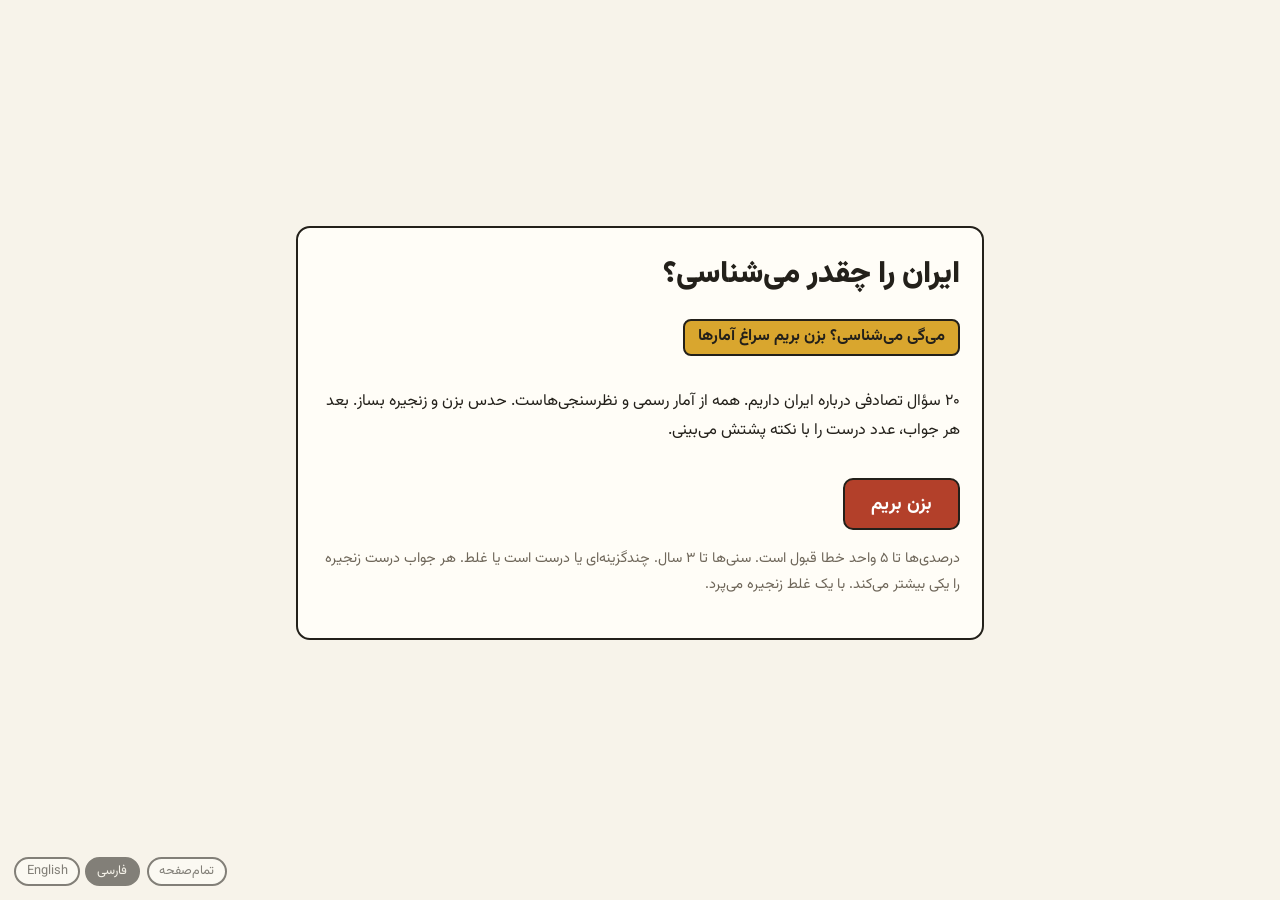
<file: index.html>
<!DOCTYPE html>
<html lang="fa" dir="rtl">
<head>
<meta charset="utf-8">
<meta name="viewport" content="width=device-width, initial-scale=1">
<title>ایران‌متر | Iran-meter Quiz</title>
<meta name="description" content="ایران‌متر: ۲۰ سؤال دوزبانه (فارسی/English) درباره‌ی ایران از آمار و نظرسنجی‌های رسمی — حدس بزن، زنجیره بساز، عدد واقعی را ببین. Iran-meter: a bilingual fa/en quiz — 20 guesses about Iran from official stats and polls.">
<meta name="theme-color" content="#f7f3ea">
<meta property="og:title" content="ایران‌متر | Iran-meter Quiz">
<meta property="og:description" content="۲۰ حدس دوزبانه درباره‌ی ایران — زنجیره بساز و عدد واقعی را ببین. A bilingual fa/en quiz: 20 guesses about Iran, build a streak, see the true number.">
<meta property="og:type" content="website">
<meta property="og:url" content="https://eledah.github.io/iran-meter/">
<meta property="og:locale" content="fa_IR">
<meta property="og:locale:alternate" content="en_US">
<link rel="icon" href="data:image/svg+xml,%3Csvg xmlns='http://www.w3.org/2000/svg' viewBox='0 0 64 64'%3E%3Crect x='5' y='5' width='54' height='54' rx='10' fill='%23d9a62e' stroke='%2323201a' stroke-width='4'/%3E%3Cline x1='5' y1='32' x2='59' y2='32' stroke='%2323201a' stroke-width='3' stroke-dasharray='7 6'/%3E%3Ccircle cx='32' cy='17' r='6' fill='%23fffdf7' stroke='%2323201a' stroke-width='3'/%3E%3C/svg%3E">
<link rel="preconnect" href="https://fonts.googleapis.com">
<link rel="preconnect" href="https://fonts.gstatic.com" crossorigin>
<link href="https://fonts.googleapis.com/css2?family=Vazirmatn:wght@400;500;700;900&display=swap" rel="stylesheet">
<link rel="stylesheet" href="styles.css">
</head>
<body>
<a class="skip-link" href="#app">پرش به محتوا / Skip to content</a>
<h1 id="app-title" class="sr-only">ایران‌متر</h1>
<div class="float-controls">
  <button id="btn-full" type="button">تمام‌صفحه</button>
  <div class="lang-toggle" role="group" aria-label="Language / زبان">
    <button id="btn-fa" class="active" type="button">فارسی</button>
    <button id="btn-en" type="button">English</button>
  </div>
</div>

<main id="app" tabindex="-1">
  <!-- start screen: the hook is the quiz itself -->
  <section id="screen-start" class="screen start">
    <div class="hook-ticket">
      <h2 id="start-title">ایران را چقدر می‌شناسید؟</h2>
      <p id="start-hook" class="hook-line"></p>
      <p id="start-desc"></p>
      <button id="btn-start" class="primary" type="button">بزن بریم</button>
      <p id="start-rules" class="muted"></p>
    </div>
  </section>

  <!-- question screen -->
  <section id="screen-quiz" class="screen hidden">
    <div class="thread" aria-hidden="true"><div id="progress-fill"></div></div>
    <div class="quiz-head">
      <p id="progress-label" class="muted"></p>
      <p id="quiz-streak" class="streak-inline hidden" aria-live="polite"></p>
    </div>
    <article class="ticket">
      <div class="ticket-row">
        <span id="q-category" class="chip"></span>
        <span id="q-source" class="source-chip"></span>
      </div>
      <h2 id="q-prompt"></h2>
      <p id="q-hint" class="hint"></p>
      <div id="q-options" class="options"></div>
      <div id="q-slider" class="slider-block hidden">
        <div class="slider-row">
          <div class="range-wrap">
            <input id="q-range" type="range" min="0" max="100" step="1" value="50" aria-describedby="q-prompt">
            <div id="q-bubble" class="hidden"><span id="q-bubble-val" class="bubble"></span></div>
            <div id="q-marks" class="marks" aria-hidden="true"></div>
          </div>
        </div>
        <button id="btn-submit-guess" class="primary" type="button"></button>
      </div>
      <div id="q-feedback" class="feedback hidden">
        <div class="reveal-card">
          <p id="fb-result" class="fb-result"></p>
          <p id="fb-fact" class="fb-fact"></p>
        </div>
        <button id="btn-next" class="primary" type="button"></button>
      </div>
    </article>
  </section>

  <!-- score screen -->
  <section id="screen-score" class="screen hidden">
    <div class="rank-stamp">
      <h2 id="score-rank"></h2>
      <p id="score-total"></p>
    </div>
    <h3 id="score-title" class="score-sub"></h3>
    <ul id="score-breakdown" class="breakdown"></ul>
    <p id="score-best" class="muted"></p>
    <button id="btn-restart" class="primary" type="button"></button>
  </section>
</main>

<script src="app.js"></script>
</body>
</html>
</file>
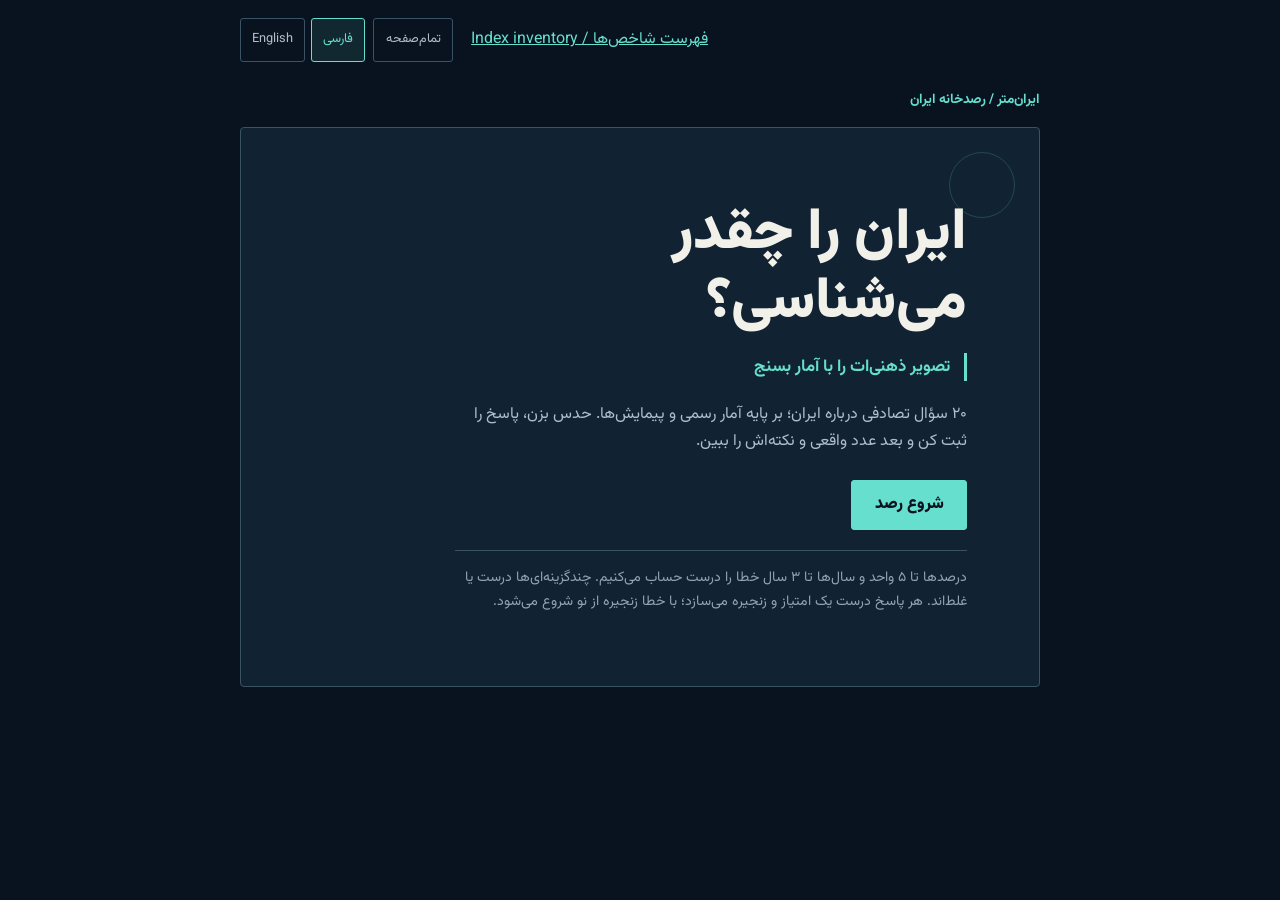
<file: web/index.html>
<!DOCTYPE html>
<html lang="fa" dir="rtl">
<head>
<meta charset="utf-8">
<meta name="viewport" content="width=device-width, initial-scale=1">
<title>ایران‌متر | Iran Observatory</title>
<meta name="description" content="ایران‌متر: ۲۰ سؤال دوزبانه (فارسی/English) درباره‌ی ایران از آمار و نظرسنجی‌های رسمی — حدس بزن، زنجیره بساز، عدد واقعی را ببین. Iran-meter: a bilingual fa/en quiz — 20 guesses about Iran from official stats and polls.">
<meta name="theme-color" content="#09131f">
<meta property="og:title" content="ایران‌متر | Iran-meter Quiz">
<meta property="og:description" content="۲۰ حدس دوزبانه درباره‌ی ایران — زنجیره بساز و عدد واقعی را ببین. A bilingual fa/en quiz: 20 guesses about Iran, build a streak, see the true number.">
<meta property="og:type" content="website">
<meta property="og:url" content="https://eledah.github.io/iran-meter/">
<meta property="og:locale" content="fa_IR">
<meta property="og:locale:alternate" content="en_US">
<link rel="icon" href="data:image/svg+xml,%3Csvg xmlns='http://www.w3.org/2000/svg' viewBox='0 0 64 64'%3E%3Crect width='64' height='64' rx='10' fill='%2309131f'/%3E%3Cpath d='M8 32h48M32 8v48' stroke='%2366dfce' stroke-width='3'/%3E%3Ccircle cx='32' cy='32' r='11' fill='none' stroke='%23f3bd69' stroke-width='3'/%3E%3Ccircle cx='32' cy='32' r='3' fill='%2366dfce'/%3E%3C/svg%3E">
<link rel="preconnect" href="https://fonts.googleapis.com">
<link rel="preconnect" href="https://fonts.gstatic.com" crossorigin>
<link href="https://fonts.googleapis.com/css2?family=Vazirmatn:wght@400;500;700;900&display=swap" rel="stylesheet">
<link rel="stylesheet" href="styles.css">
</head>
<body>
<a class="skip-link" href="#app">پرش به محتوا / Skip to content</a>
<h1 id="app-title" class="sr-only">رصدخانه ایران</h1>
<div class="float-controls">
  <a href="indexes.html" style="color:var(--cyan);padding:.65rem">فهرست شاخص‌ها / Index inventory</a>
  <button id="btn-full" type="button">تمام‌صفحه</button>
  <div class="lang-toggle" role="group" aria-label="Language / زبان">
    <button id="btn-fa" class="active" type="button" aria-pressed="true">فارسی</button>
    <button id="btn-en" type="button" aria-pressed="false">English</button>
  </div>
</div>

<main id="app" tabindex="-1">
  <p id="observatory-brand" class="observatory-brand">رصدخانه ایران</p>
  <!-- start screen: the hook is the quiz itself -->
  <section id="screen-start" class="screen start" aria-labelledby="start-title">
    <div class="hook-ticket">
      <h2 id="start-title">ایران را چقدر می‌شناسید؟</h2>
      <p id="start-hook" class="hook-line"></p>
      <p id="start-desc"></p>
      <button id="btn-start" class="primary" type="button" disabled>بزن بریم</button>
      <p id="start-rules" class="muted"></p>
      <p id="load-status" class="load-status" role="status" aria-live="polite"></p>
      <button id="btn-retry" class="primary hidden" type="button" disabled>تلاش دوباره</button>
    </div>
  </section>

  <!-- question screen -->
  <section id="screen-quiz" class="screen hidden" aria-labelledby="q-prompt">
    <div class="thread" role="progressbar" aria-label="Quiz progress" aria-valuemin="0" aria-valuemax="100" aria-valuenow="0"><div id="progress-fill"></div></div>
    <div class="quiz-head">
      <p id="progress-label" class="muted"></p>
      <p id="quiz-streak" class="streak-inline hidden" aria-live="polite"></p>
    </div>
    <article class="ticket">
      <div class="ticket-row">
        <span id="q-category" class="chip"></span>
        <a id="q-source" class="source-chip" href="#"></a>
      </div>
      <h2 id="q-prompt" tabindex="-1"></h2>
      <p id="q-hint" class="hint"></p>
      <div id="q-options" class="options"></div>
      <div id="q-slider" class="slider-block hidden">
        <div class="slider-row">
          <div class="range-wrap">
            <input id="q-range" type="range" min="0" max="100" step="1" value="50" aria-describedby="q-prompt">
            <div id="q-bubble" class="hidden"><span id="q-bubble-val" class="bubble"></span></div>
            <div id="q-marks" class="marks" aria-hidden="true"></div>
          </div>
        </div>
        <div class="scale-endpoints" aria-hidden="true">
          <span id="scale-min"></span>
          <span id="scale-max"></span>
        </div>
        <button id="btn-submit-guess" class="primary" type="button"></button>
      </div>
      <div id="q-feedback" class="feedback hidden">
        <div class="reveal-card" aria-live="polite">
          <p id="fb-result" class="fb-result"></p>
          <p id="fb-scale-summary" class="sr-only"></p>
          <p id="fb-fact" class="fb-fact"></p>
        </div>
        <button id="btn-next" class="primary" type="button"></button>
      </div>
    </article>
  </section>

  <!-- score screen -->
  <section id="screen-score" class="screen hidden">
    <div class="rank-stamp">
      <h2 id="score-rank" tabindex="-1"></h2>
      <p id="score-total"></p>
    </div>
    <h3 id="score-title" class="score-sub"></h3>
    <ul id="score-breakdown" class="breakdown"></ul>
    <p id="score-best" class="muted"></p>
    <button id="btn-restart" class="primary" type="button"></button>
  </section>
</main>


<script src="app.js"></script>
</body>
</html>
</file>
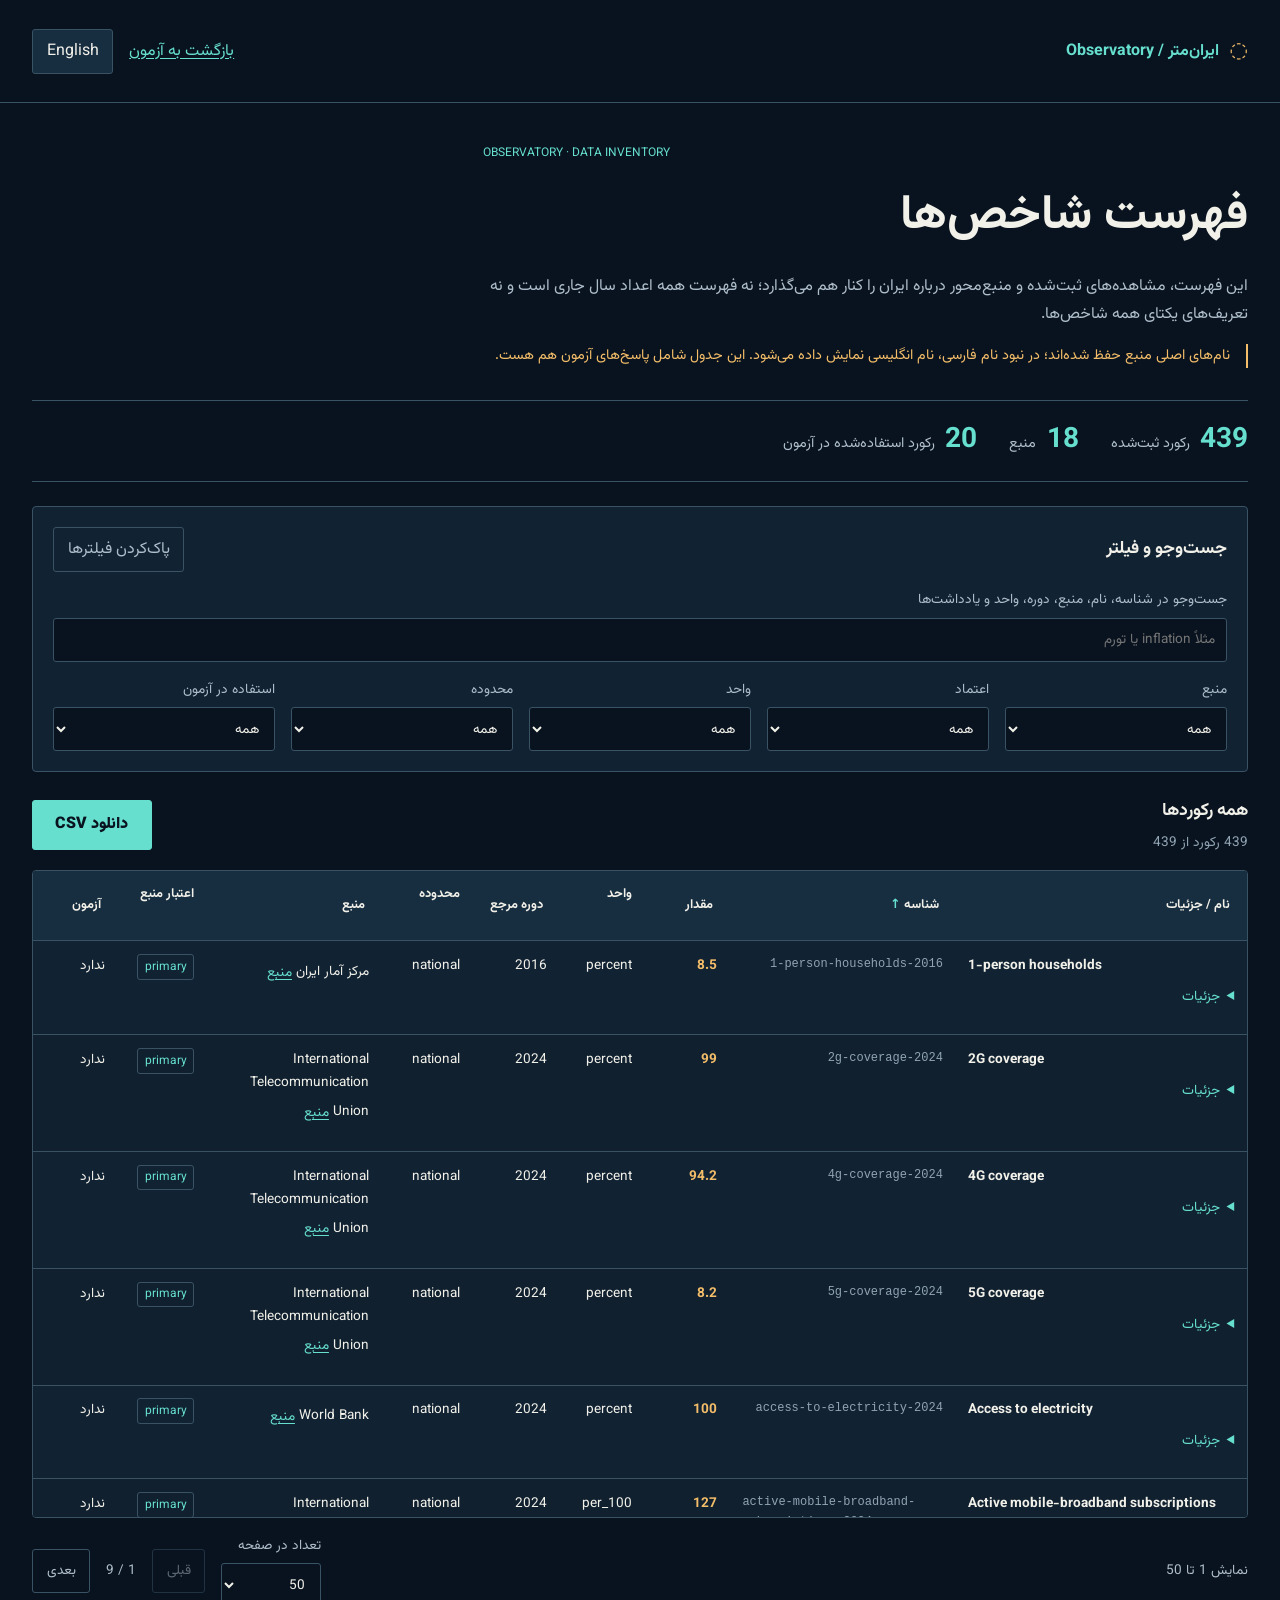
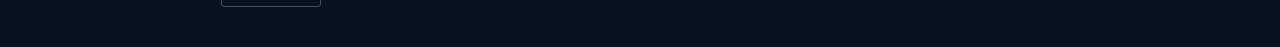
<file: web/indexes.html>
<!doctype html>
<html lang="fa" dir="rtl">
<head>
  <meta charset="utf-8">
  <meta name="viewport" content="width=device-width, initial-scale=1">
  <meta name="description" content="Iran-meter source-backed index inventory">
  <title>فهرست شاخص‌ها | ایران‌متر</title>
  <link href="https://fonts.googleapis.com/css2?family=Vazirmatn:wght@400;500;700;900&display=swap" rel="stylesheet">
  <link rel="stylesheet" href="indexes.css">
</head>
<body>
  <a class="skip-link" href="#main">پرش به جدول</a>
  <header class="site-header">
    <a class="brand" href="index.html"><span class="brand-mark" aria-hidden="true">◌</span><span>ایران‌متر / Observatory</span></a>
    <nav aria-label="ناوبری"><a href="index.html" data-fa="بازگشت به آزمون" data-en="Back to quiz">بازگشت به آزمون</a><button id="language-toggle" type="button">English</button></nav>
  </header>
  <main id="main" class="page-shell">
    <section class="intro" aria-labelledby="page-title">
      <p class="eyebrow">OBSERVATORY · DATA INVENTORY</p>
      <h1 id="page-title"><span data-fa="فهرست شاخص‌ها" data-en="Index inventory">فهرست شاخص‌ها</span></h1>
      <p class="lede" data-fa="این فهرست، مشاهده‌های ثبت‌شده و منبع‌محور درباره ایران را کنار هم می‌گذارد؛ نه فهرست همه اعداد سال جاری است و نه تعریف‌های یکتای همه شاخص‌ها." data-en="A source-backed inventory of recorded observations about Iran—not a list of all current-year figures or a set of unique indicator definitions.">این فهرست، مشاهده‌های ثبت‌شده و منبع‌محور درباره ایران را کنار هم می‌گذارد؛ نه فهرست همه اعداد سال جاری است و نه تعریف‌های یکتای همه شاخص‌ها.</p>
      <p class="notice" data-fa="نام‌های اصلی منبع حفظ شده‌اند؛ در نبود نام فارسی، نام انگلیسی نمایش داده می‌شود. این جدول شامل پاسخ‌های آزمون هم هست." data-en="Source labels are retained; where no Persian name exists, the English label is shown. This inventory includes quiz answers.">نام‌های اصلی منبع حفظ شده‌اند؛ در نبود نام فارسی، نام انگلیسی نمایش داده می‌شود. این جدول شامل پاسخ‌های آزمون هم هست.</p>
    </section>
    <section class="summary" aria-label="خلاصه فهرست">
      <div><strong id="total-records">—</strong><span data-fa="رکورد ثبت‌شده" data-en="recorded observations">رکورد ثبت‌شده</span></div>
      <div><strong id="total-sources">—</strong><span data-fa="منبع" data-en="sources">منبع</span></div>
      <div><strong id="quiz-records">—</strong><span data-fa="رکورد استفاده‌شده در آزمون" data-en="quiz-referenced records">رکورد استفاده‌شده در آزمون</span></div>
    </section>
    <section class="controls" aria-labelledby="filters-title">
      <div class="controls-heading"><h2 id="filters-title" data-fa="جست‌وجو و فیلتر" data-en="Search and filter">جست‌وجو و فیلتر</h2><button class="button secondary" id="clear-filters" type="button" data-fa="پاک‌کردن فیلترها" data-en="Clear filters">پاک‌کردن فیلترها</button></div>
      <label class="search-label" for="search"><span data-fa="جست‌وجو در شناسه، نام، منبع، دوره، واحد و یادداشت‌ها" data-en="Search ID, name, source, period, unit and notes">جست‌وجو در شناسه، نام، منبع، دوره، واحد و یادداشت‌ها</span><input id="search" data-filter="query" type="search" autocomplete="off" placeholder="مثلاً inflation یا تورم"></label>
      <div class="filter-grid">
        <label><span data-fa="منبع" data-en="Source">منبع</span><select id="source-filter" data-filter="source"><option value="">همه</option></select></label>
        <label><span data-fa="اعتماد" data-en="Confidence">اعتماد</span><select id="confidence-filter" data-filter="confidence"><option value="">همه</option></select></label>
        <label><span data-fa="واحد" data-en="Unit">واحد</span><select id="unit-filter" data-filter="unit"><option value="">همه</option></select></label>
        <label><span data-fa="محدوده" data-en="Scope">محدوده</span><select id="scope-filter" data-filter="scope"><option value="">همه</option></select></label>
        <label><span data-fa="استفاده در آزمون" data-en="Quiz usage">استفاده در آزمون</span><select id="quiz-filter"><option value="">همه</option><option value="used">استفاده‌شده</option><option value="unused">استفاده‌نشده</option></select></label>
      </div>
    </section>
    <section class="table-section" aria-labelledby="table-title">
      <div class="table-heading"><div><h2 id="table-title" data-fa="همه رکوردها" data-en="All records">همه رکوردها</h2><p id="result-count" aria-live="polite">در حال بارگذاری…</p></div><button class="button primary" id="export-csv" type="button" disabled>دانلود CSV</button></div>
      <div id="loading-state" class="state-message">در حال بارگذاری داده‌ها…</div>
      <div id="error-state" class="state-message error" hidden><p>بارگذاری داده‌ها ناموفق بود.</p><button id="retry-load" class="button secondary" type="button">تلاش دوباره</button></div>
      <div id="empty-state" class="state-message" hidden><p>رکوردی با این فیلترها پیدا نشد.</p><button class="button secondary" type="button" id="empty-clear">پاک‌کردن فیلترها</button></div>
      <div class="table-wrap"><table id="index-table"><caption class="sr-only">فهرست کامل شاخص‌های منبع‌محور</caption><thead><tr><th scope="col"><button type="button" data-sort="name_en" aria-sort="none">نام / جزئیات</button></th><th scope="col"><button type="button" data-sort="id" aria-sort="ascending">شناسه</button></th><th scope="col"><button type="button" data-sort="value" aria-sort="none">مقدار</button></th><th scope="col">واحد</th><th scope="col"><button type="button" data-sort="period" aria-sort="none">دوره مرجع</button></th><th scope="col">محدوده</th><th scope="col"><button type="button" data-sort="source" aria-sort="none">منبع</button></th><th scope="col">اعتماد</th><th scope="col"><button type="button" data-sort="quiz" aria-sort="none">آزمون</button></th></tr></thead><tbody id="index-body"></tbody></table></div>
      <div class="table-footer"><span id="result-range"></span><span id="live-status" class="sr-only" aria-live="polite"></span><label><span data-fa="تعداد در صفحه" data-en="Rows per page">تعداد در صفحه</span><select id="page-size"><option value="50">50</option><option value="100">100</option><option value="all">همه</option></select></label><button id="prev-page" class="button secondary" type="button">قبلی</button><span id="page-number" aria-live="polite">1 / 1</span><button id="next-page" class="button secondary" type="button">بعدی</button></div>
    </section>
  </main>
  <script src="indexes.js"></script>
</body>
</html>
</file>
<file: styles.css>
/* Iran-meter: bazaar-ticket showdown. One family (Vazirmatn), flat color, no gradients. */
:root {
  color-scheme: light;
  --paper: #f7f3ea;
  --ticket: #fffdf7;
  --ink: #23201a;
  --clay: #e2d9c6;
  --bazaar: #b3402a;
  --pistachio: #3e7a4e;
  --marigold: #d9a62e;
  --amber: #c26a1b;
  --muted: #6f675a;
}
* { box-sizing: border-box; }
html { -webkit-text-size-adjust: 100%; height: 100%; }
body {
  margin: 0;
  min-height: 100%; min-height: 100dvh;
  display: flex; flex-direction: column;
  font-family: "Vazirmatn", system-ui, "Segoe UI", Tahoma, sans-serif;
  background: var(--paper);
  color: var(--ink);
  line-height: 1.8;
}
button, input, output { font-family: inherit; }
:focus-visible { outline: 3px solid var(--bazaar); outline-offset: 2px; }
/* Skip link: off-screen until keyboard focus */
.skip-link {
  position: absolute; top: -100px; inset-inline-start: 1rem; z-index: 10;
  background: var(--ink); color: var(--paper); font-weight: 700;
  padding: 0.5rem 1rem; border-radius: 0 0 10px 10px; text-decoration: none;
}
.skip-link:focus { top: 0; }

/* Screen-reader-only (the h1 lives on for SEO/a11y, no visual header) */
.sr-only {
  position: absolute; width: 1px; height: 1px; margin: -1px;
  clip-path: inset(50%); overflow: hidden; white-space: nowrap;
}
/* Floating ghost controls: the only chrome, pinned to a corner */
.float-controls {
  position: fixed; inset-block-end: 0.9rem; inset-inline-end: 0.9rem; z-index: 20;
  display: flex; align-items: center; gap: 0.45rem;
  opacity: 0.55; transition: opacity 0.2s ease;
}
.float-controls:hover, .float-controls:focus-within { opacity: 1; }
.float-controls .lang-toggle button, .float-controls #btn-full {
  font-size: 0.8rem; padding: 0.15rem 0.65rem;
  background: var(--ticket);
}
.lang-toggle { display: flex; gap: 0.3rem; }
.lang-toggle button, #btn-full {
  border: 2px solid var(--ink); background: var(--ticket); color: var(--ink);
  padding: 0.2rem 0.8rem; cursor: pointer; border-radius: 999px; font-size: 0.9rem;
}
#btn-full.hidden { display: none; }
.lang-toggle button.active { background: var(--ink); color: var(--paper); }

main {
  flex: 1; width: 100%; max-width: 720px; margin: 0 auto;
  padding: 1.5rem 1rem 5rem;
  display: flex; flex-direction: column;
}
/* Full-screen stage: each screen IS the viewport — no header, no footer */
.screen { width: 100%; flex: 1; display: flex; flex-direction: column; justify-content: center; }
.screen.hidden { display: none; }
.muted { color: var(--muted); font-size: 0.9rem; }

/* Start: hook ticket with dashed stub edge (the ONE bold place) */
.hook-ticket {
  background: var(--ticket);
  border: 2px solid var(--ink);
  border-radius: 14px;
  padding: 1.6rem 1.4rem;
  margin-top: 1.4rem;
}
.hook-ticket h2 { font-size: 1.9rem; line-height: 1.4; margin: 0 0 0.4rem; font-weight: 900; }
.hook-line {
  display: inline-block;
  background: var(--marigold);
  border: 2px solid var(--ink);
  border-radius: 8px;
  padding: 0.15rem 0.8rem;
  font-weight: 700;
}
#btn-start { font-size: 1.15rem; }
#start-rules { margin-top: 1rem; }

/* Quiz thread: thin progress line */
.thread { height: 6px; background: var(--clay); border-radius: 999px; overflow: hidden; }
#progress-fill { height: 100%; width: 0; background: var(--bazaar); transition: width 0.3s ease; }
.quiz-head { display: flex; justify-content: space-between; align-items: center; gap: 0.5rem; }

/* The ticket: exam-sheet stub, dashed tear edge — fills its screen */
.ticket {
  background: var(--ticket);
  border: 2px solid var(--ink);
  border-radius: 14px;
  padding: 1.2rem 1.1rem;
  flex: 1;
}
.ticket-row { display: flex; justify-content: space-between; align-items: center; gap: 0.5rem; }
.chip {
  background: var(--paper);
  border: 2px solid var(--ink);
  border-radius: 999px;
  padding: 0 0.8rem;
  font-size: 0.85rem; font-weight: 500;
}
#q-prompt { font-size: 1.45rem; font-weight: 700; line-height: 1.7; margin: 0.8rem 0 0; max-width: 34ch; }
/* Explainer subtitle for jargon terms (gross ratio, point-to-point, participation…) */
.hint { margin: 0.35rem 0 0; font-size: 0.95rem; color: var(--muted); max-width: 60ch; }
.hint.hidden { display: none; }

/* Options: bargaining slips */
.options.hidden { display: none; }
.options { display: grid; gap: 0.6rem; margin-top: 1rem; }
.options button {
  text-align: start; padding: 0.85rem 1rem; font-size: 1.15rem; font-weight: 500;
  border: 2px solid var(--ink); border-radius: 10px; background: var(--paper);
  color: var(--ink); cursor: pointer;
}
.options button:hover:not(:disabled) { background: var(--marigold); }
.options button:disabled { cursor: default; }
.options button.correct { background: var(--pistachio); border-color: var(--ink); color: #fff; }
.options button.wrong { background: var(--bazaar); border-color: var(--ink); color: #fff; }
.options button.dim { opacity: 0.55; }

/* Slider: bargaining over a number */
.slider-block.hidden { display: none; }
.slider-block { margin-top: 1.2rem; }
.slider-row { display: flex; align-items: center; gap: 0.9rem; }

/* Reveal: the payoff, color answers the action */
.feedback { margin-top: 1rem; border-top: 2px dashed var(--clay); padding-top: 0.9rem; }
.feedback.hidden { display: none; }
/* Reveal flows with the question — no separate box, the answer completes it */
.reveal-card { margin-top: 0.6rem; }
/* Tier verdicts read as stamps, not sentences */
.fb-result {
  display: inline-block; font-size: 1.5rem; font-weight: 900; margin: 0;
  border: 3px solid currentColor; border-radius: 10px;
  padding: 0.05rem 1rem; transform: rotate(-1.5deg);
}
.fb-result.tier-exact { color: var(--pistachio); }
.fb-result.tier-close { color: var(--pistachio); }
.fb-result.tier-near { color: var(--amber); }
.fb-result.tier-off { color: var(--bazaar); }
.fb-result.tier-choice-ok { color: var(--pistachio); }
.fb-result.tier-choice-bad { color: var(--bazaar); }
.fb-fact {
  margin: 0.6rem 0; max-width: 60ch;
  border-inline-start: 4px solid var(--marigold);
  padding-inline-start: 0.7rem;
}
/* answer lives on the slider's truth pill — no separate number block */
/* Data labels on the original slider: guess pill above, truth pill below.
   Overlay is forced LTR so % always maps to left%. */
.range-wrap { position: relative; flex: 1; min-width: 0; display: flex; align-items: center; }
/* Custom slider: our own track + thumb (26px), so the data-point overlay
   aligns exactly — overlay inset equals half a thumb (13px) each side. */
.range-wrap input[type="range"] {
  width: 100%; min-width: 0; direction: ltr; min-height: 56px;
  -webkit-appearance: none; appearance: none; background: transparent; margin: 0;
}
.range-wrap input[type="range"]::-webkit-slider-runnable-track {
  height: 12px; background: var(--clay);
  border: 2px solid var(--ink); border-radius: 999px;
}
.range-wrap input[type="range"]::-webkit-slider-thumb {
  -webkit-appearance: none; appearance: none;
  width: 26px; height: 26px; margin-top: -9px; border-radius: 50%;
  background: var(--marigold); border: 2px solid var(--ink); cursor: pointer;
}
.range-wrap input[type="range"]::-moz-range-track {
  height: 12px; background: var(--clay);
  border: 2px solid var(--ink); border-radius: 999px;
}
.range-wrap input[type="range"]::-moz-range-thumb {
  width: 22px; height: 22px; border-radius: 50%;
  background: var(--marigold); border: 2px solid var(--ink); cursor: pointer;
}
.range-wrap input[type="range"]:disabled::-webkit-slider-thumb { background: var(--clay); cursor: default; }
.range-wrap input[type="range"]:disabled::-moz-range-thumb { background: var(--clay); cursor: default; }
/* Data points on the slider: guess pill above, big truth pill below,
   colored zone spanning the distance between them. */
/* Live drag bubble: rides above the thumb with the current value */
.bubble {
  position: absolute; top: -2.5rem; transform: translateX(-50%);
  font-size: 1rem; font-weight: 900; white-space: nowrap;
  background: var(--ink); color: var(--paper);
  border-radius: 999px; padding: 0 0.7rem;
  pointer-events: none;
}
.bubble.hidden { display: none; }
#q-bubble {
  position: absolute; top: 0; bottom: 0; left: 13px; right: 13px;
  pointer-events: none; direction: ltr;
}
#q-bubble.hidden { display: none; }
.marks { position: absolute; top: 0; bottom: 0; left: 13px; right: 13px; pointer-events: none; direction: ltr; }
.zone {
  position: absolute; top: 50%; height: 8px; transform: translateY(-50%);
  border-radius: 999px;
}
.zone.good { background: var(--pistachio); }
.zone.miss { background: var(--bazaar); }
/* the answer's own circle, sitting on the track */
.dot-truth {
  position: absolute; top: 50%; width: 18px; height: 18px;
  transform: translate(-50%, -50%); border-radius: 50%;
  background: var(--marigold); border: 3px solid var(--ink);
}
.dot-truth.good { background: var(--pistachio); }
.dot-truth.miss { background: var(--bazaar); }
.mark {
  position: absolute; top: -1.7rem; transform: translateX(-50%);
  font-size: 0.8rem; font-weight: 700; white-space: nowrap;
  max-width: 44%; overflow: hidden; text-overflow: ellipsis;
  border: 2px solid var(--ink); border-radius: 999px; padding: 0 0.55rem;
  background: var(--ticket); color: var(--ink);
}
.mark-truth {
  top: auto; bottom: -2.1rem; background: var(--marigold);
  font-size: 1.05rem; font-weight: 900; padding: 0.1rem 0.9rem;
  border-width: 3px; max-width: 60%;
}
.mark-truth.good { background: var(--pistachio); color: #fff; }
.mark-truth.miss { background: var(--bazaar); color: #fff; }
.slider-block { padding-bottom: 2.6rem; }
#btn-submit-guess.hidden { display: none; }
/* Source as a small stamp chip */
.source-chip { display: inline-block; margin: 0.5rem 0 0; font-size: 0.85rem; color: var(--muted); }
.source-chip.hidden { display: none; }
.source-chip:not(.hidden) {
  border: 1px dashed var(--muted); border-radius: 999px; padding: 0 0.7rem;
}
#q-source { margin-top: 0.35rem; }
/* Celebration + commiseration (JS-gated on reduced motion) */
.ticket { position: relative; overflow: hidden; }
.confetti {
  position: absolute; top: -8px; width: 8px; height: 12px; border-radius: 2px;
  animation: fall 0.95s ease-in forwards; pointer-events: none;
}
@keyframes fall {
  to { transform: translate(var(--dx, 0), 340px) rotate(var(--rot, 180deg)); opacity: 0; }
}
.shake { animation: shake 0.4s ease; }
@keyframes shake {
  0%, 100% { transform: none; }
  25% { transform: translateX(-7px) rotate(-0.4deg); }
  60% { transform: translateX(6px) rotate(0.4deg); }
}

/* Staged reveal: the payoff arrives beat by beat, not all at once.
   Base styles stay fully visible; keyframes only describe the entrance,
   so prefers-reduced-motion (animation: none) shows everything instantly. */
#q-feedback:not(.hidden) .fb-result { animation: rise 0.4s ease both; }
#q-feedback:not(.hidden) .fb-fact { animation: rise 0.45s ease 1.2s both; }
#q-feedback:not(.hidden) #btn-next { animation: rise 0.45s ease 1.7s both; }
@keyframes rise { from { opacity: 0; transform: translateY(12px); } }
#q-marks .mark { animation: markpop 0.35s ease both; }
#q-marks .mark-truth { animation-delay: 0.25s; }
@keyframes markpop {
  from { transform: translateX(-50%) scale(0); }
  to { transform: translateX(-50%) scale(1); }
}
/* Streak: the stakes (single inline readout under the thread) */
.streak-inline { font-weight: 700; }
.streak-inline.hidden { display: none; }
.pop { animation: pop 0.35s ease; }
@keyframes pop {
  0% { transform: scale(1); }
  40% { transform: scale(1.25); }
  100% { transform: scale(1); }
}

/* Score: rank stamp is the payoff */
.rank-stamp {
  background: var(--ink); color: var(--paper);
  border-radius: 14px; padding: 1.4rem 1.2rem; text-align: center; margin-top: 1.4rem;
}
.rank-stamp h2 { margin: 0; font-size: 1.7rem; font-weight: 900; }
.rank-stamp p { margin: 0.3rem 0 0; font-size: 1.1rem; }
.score-sub { margin: 1.2rem 0 0.4rem; font-size: 1.05rem; }
.breakdown { list-style: none; padding: 0; margin: 0; display: grid; gap: 0.45rem; }
.breakdown li {
  background: var(--ticket); border: 2px solid var(--ink); border-radius: 10px;
  padding: 0.35rem 0.8rem;
}

.primary {
  background: var(--bazaar); color: #fff; border: 2px solid var(--ink); border-radius: 10px;
  padding: 0.6rem 1.6rem; font-size: 1.05rem; font-weight: 700; cursor: pointer; margin-top: 1rem;
}
.primary:hover { filter: brightness(1.08); }
.primary:disabled { opacity: 0.5; cursor: default; }
/* Quiz actions span the full card width */
#btn-submit-guess, #btn-next { display: block; width: 100%; }

/* ONE orchestrated start moment: ticket deals in */
body.dealing .ticket, body.dealing .hook-ticket { animation: deal 0.55s ease; }
@keyframes deal {
  from { transform: translateY(14px) rotate(-0.6deg); opacity: 0; }
  to { transform: none; opacity: 1; }
}

@media (max-width: 480px) {
  .hook-ticket h2 { font-size: 1.5rem; }
  #q-prompt { font-size: 1.15rem; }
  main { padding: 1rem 0.75rem 4rem; }
  /* 360px: keep the ticket row, slider, and payoff inside the viewport */
  .ticket-row { flex-wrap: wrap; }
  .chip { min-width: 0; overflow-wrap: anywhere; }
  .slider-row { gap: 0.5rem; }
}
@media (prefers-reduced-motion: reduce) {
  *, *::before, *::after { animation: none; transition: none; }
}
</file>
<file: web/styles.css>
/* Iran-meter — Observatory visual system. Functional hooks are intentionally stable. */
:root {
  color-scheme: dark;
  --paper: #09131f;
  --surface: #112233;
  --surface-raised: #172d40;
  --ink: #f1f0e9;
  --secondary: #afbecb;
  --muted: #91a4b3;
  --border: #395365;
  --track: #243d50;
  --cyan: #66dfce;
  --amber: #f3bd69;
  --coral: #ffa08f;
  --focus: #f1f0e9;
}

* { box-sizing: border-box; }
html { height: 100%; background: var(--paper); -webkit-text-size-adjust: 100%; }
body {
  min-height: 100%;
  margin: 0;
  display: flex;
  flex-direction: column;
  background: var(--paper);
  color: var(--ink);
  font-family: "Vazirmatn", system-ui, "Segoe UI", Tahoma, sans-serif;
  line-height: 1.7;
}
button, input, output { font: inherit; }
:focus-visible { outline: 3px solid var(--focus); outline-offset: 4px; }
h2[tabindex="-1"]:focus { outline: none; }

.skip-link {
  position: absolute;
  inset-block-start: -100px;
  inset-inline-start: 1rem;
  z-index: 10;
  padding: .5rem 1rem;
  border-radius: 0 0 4px 4px;
  background: var(--cyan);
  color: var(--paper);
  font-weight: 700;
  text-decoration: none;
}
.skip-link:focus { inset-block-start: 0; }
.sr-only {
  position: absolute;
  width: 1px;
  height: 1px;
  margin: -1px;
  overflow: hidden;
  clip-path: inset(50%);
  white-space: nowrap;
}

/* In normal flow so controls cannot cover content while scrolling. */
.float-controls {
  width: 100%;
  max-width: 840px;
  margin: 1rem auto 0;
  padding-inline: 1.25rem;
  display: flex;
  flex-wrap: wrap;
  justify-content: flex-end;
  align-items: center;
  gap: .5rem;
}
.lang-toggle { display: flex; flex-wrap: wrap; gap: .35rem; }
.lang-toggle button, #btn-full {
  min-height: 44px;
  padding: .35rem .7rem;
  border: 1px solid var(--border);
  border-radius: 3px;
  background: transparent;
  color: var(--secondary);
  cursor: pointer;
  font-size: .8rem;
  transition: background-color .18s ease, border-color .18s ease, color .18s ease, transform .18s ease;
}
.lang-toggle button:hover, #btn-full:hover,
.lang-toggle button.active { border-color: var(--cyan); background: rgba(102,223,206,.1); color: var(--cyan); }
.lang-toggle button:active, #btn-full:active { transform: translateY(1px); }
#btn-full.hidden { display: none; }

main {
  width: 100%;
  max-width: 840px;
  flex: 1;
  margin: 0 auto;
  padding: 1.5rem 1.25rem 4rem;
  display: flex;
  flex-direction: column;
}
.screen { width: 100%; display: flex; flex-direction: column; justify-content: center; }
.hidden { display: none !important; }
.muted { color: var(--muted); font-size: .9rem; }
.observatory-brand { margin: 0 0 1rem; color: var(--cyan); font-size: .85rem; font-weight: 700; }

/* Intro: one proposition and one action, with a restrained calibration glyph. */
.hook-ticket {
  position: relative;
  margin: 0;
  padding: clamp(2rem, 7vw, 4.5rem) clamp(1.25rem, 7vw, 4.5rem);
  border: 1px solid var(--border);
  border-radius: 4px;
  background: var(--surface);
  overflow: hidden;
}
.hook-ticket::before {
  position: absolute;
  inset-block-start: 1.5rem;
  inset-inline-start: 1.5rem;
  width: 64px;
  height: 64px;
  border: 1px solid var(--cyan);
  border-radius: 50%;
  content: "";
  opacity: .2;
  pointer-events: none;
}
.hook-ticket h2 { max-width: 16ch; margin: 0 0 .9rem; font-size: clamp(2rem, 6vw, 3.6rem); line-height: 1.2; font-weight: 900; }
.hook-line { display: block; max-width: 38ch; margin: 0 0 1.25rem; padding-inline-start: .85rem; border: 0; border-inline-start: 3px solid var(--cyan); background: none; color: var(--cyan); font-size: 1.05rem; font-weight: 700; }
#start-desc { max-width: 58ch; margin: 0; color: var(--secondary); }
#start-rules { max-width: 64ch; margin: 1.25rem 0 0; padding-block-start: 1rem; border-block-start: 1px solid var(--border); font-size: .88rem; }

.primary {
  min-height: 48px;
  margin-top: 1.5rem;
  padding: .65rem 1.4rem;
  border: 1px solid var(--cyan);
  border-radius: 3px;
  background: var(--cyan);
  color: var(--paper);
  font-size: 1rem;
  font-weight: 900;
  cursor: pointer;
  transition: background-color .18s ease, border-color .18s ease, transform .18s ease;
}
.primary:hover:not(:disabled) { border-color: #a2f3e6; background: #a2f3e6; }
.primary:active:not(:disabled) { transform: translateY(1px); }
.primary:disabled { border-color: var(--border); background: var(--track); color: var(--muted); cursor: not-allowed; }

/* Quiz chrome keeps the task dominant and metadata quiet. */
.thread { height: 4px; margin-bottom: .65rem; border: 1px solid var(--border); border-radius: 0; background: var(--track); direction: ltr; overflow: hidden; }
#progress-fill { height: 100%; background: var(--cyan); transition: width .2s ease; }
.quiz-head { min-height: 40px; display: flex; justify-content: space-between; align-items: center; gap: .5rem; }
.quiz-head p { margin: .15rem 0 .7rem; font-size: .82rem; }
.streak-inline { color: var(--amber); font-weight: 700; }
.streak-inline.hidden { display: none; }
.ticket { position: relative; margin-top: .8rem; padding: clamp(1.25rem, 4vw, 2.5rem); border: 1px solid var(--border); border-radius: 4px; background: var(--surface); overflow: visible; }
.ticket-row { display: flex; justify-content: space-between; align-items: flex-start; gap: .75rem; padding-block-end: 1rem; border-block-end: 1px solid var(--border); }
.chip, .source-chip { border: 1px solid var(--border); border-radius: 2px; background: transparent; color: var(--secondary); }
.chip { padding: .15rem .55rem; color: var(--cyan); font-size: .78rem; }
.source-chip { display: inline-block; max-width: 62%; margin: 0; padding: .15rem .5rem; color: var(--muted); font-size: .75rem; overflow-wrap: anywhere; }
.source-chip:not(.hidden) { border-style: dashed; }
a.source-chip { display: inline-flex; min-height: 44px; align-items: center; text-decoration: underline; text-decoration-thickness: 1px; text-underline-offset: .15em; }
a.source-chip:hover { color: var(--cyan); }
a.source-chip:focus-visible { outline: 2px solid var(--cyan); outline-offset: 3px; }
#q-prompt { max-width: 32ch; margin: 1.5rem 0 .35rem; font-size: clamp(1.35rem, 3.4vw, 2rem); line-height: 1.45; font-weight: 700; }
.hint { max-width: 60ch; margin: 0; color: var(--secondary); font-size: .9rem; }
.hint.hidden, .options.hidden, .slider-block.hidden, .feedback.hidden { display: none; }

.options { display: grid; gap: .65rem; margin-top: 1.5rem; }
.options button { min-height: 52px; padding: .75rem 1rem; border: 1px solid var(--border); border-radius: 3px; background: var(--surface-raised); color: var(--ink); text-align: start; cursor: pointer; transition: background-color .18s ease, border-color .18s ease, transform .18s ease; }
.options button:hover:not(:disabled) { border-color: var(--cyan); background: #1c3a4d; }
.options button:active:not(:disabled) { transform: translateY(1px); }
.options button:disabled { cursor: default; }
.options button.correct { border-color: var(--cyan); background: rgba(102,223,206,.14); color: var(--cyan); }
.options button.wrong { border-color: var(--coral); background: rgba(255,160,143,.14); color: var(--coral); }
.options button.dim { opacity: .55; }
.choice-status { min-height: 1.5em; margin: .75rem 0 0; color: var(--secondary); }
.load-status { margin: 1rem 0 0; padding: .75rem .9rem; border-inline-start: 3px solid var(--cyan); color: var(--secondary); }
.load-status:empty { display: none; }
.load-status.error { border-color: var(--coral); background: rgba(255,160,143,.08); color: var(--coral); }

/* Instrument scale: the native range keeps keyboard arrows/Home/End and touch behavior. */
.slider-block { margin-top: 3.5rem; }
.slider-row { min-height: 60px; display: flex; align-items: center; gap: .75rem; }
.range-wrap { position: relative; min-width: 0; min-height: 60px; flex: 1; display: flex; align-items: center; direction: ltr; }
.range-wrap::before {
  position: absolute;
  inset-inline: 13px;
  top: 50%;
  height: 26px;
  transform: translateY(-50%);
  background: repeating-linear-gradient(to right, transparent 0, transparent calc(10% - 1px), var(--border) calc(10% - 1px), var(--border) 10%);
  content: "";
  opacity: .7;
  pointer-events: none;
}
.range-wrap input[type="range"] { position: relative; z-index: 1; width: 100%; min-width: 0; min-height: 60px; margin: 0; direction: ltr; appearance: none; -webkit-appearance: none; background: transparent; }
.range-wrap input[type="range"]::-webkit-slider-runnable-track { height: 10px; border: 1px solid var(--border); border-radius: 0; background: var(--track); }
.range-wrap input[type="range"]::-moz-range-track { height: 10px; border: 1px solid var(--border); border-radius: 0; background: var(--track); }
.range-wrap input[type="range"]::-webkit-slider-thumb { width: 26px; height: 26px; margin-top: -9px; border: 2px solid var(--paper); border-radius: 2px; background: var(--amber); box-shadow: 0 0 0 1px var(--amber); cursor: pointer; appearance: none; -webkit-appearance: none; }
.range-wrap input[type="range"]::-moz-range-thumb { width: 26px; height: 26px; border: 2px solid var(--paper); border-radius: 2px; background: var(--amber); box-shadow: 0 0 0 1px var(--amber); cursor: pointer; }
.range-wrap input[type="range"]:disabled::-webkit-slider-thumb { background: var(--muted); box-shadow: none; cursor: default; }
.range-wrap input[type="range"]:disabled::-moz-range-thumb { background: var(--muted); box-shadow: none; cursor: default; }
.bubble { position: absolute; top: -2.75rem; transform: translateX(-50%); padding: .15rem .55rem; border: 1px solid var(--amber); border-radius: 2px; background: var(--surface-raised); color: var(--amber); font-size: .85rem; font-weight: 900; white-space: nowrap; pointer-events: none; }
#q-bubble, .marks { position: absolute; inset-block: 0; inset-inline: 13px; direction: ltr; pointer-events: none; }
#q-bubble { z-index: 2; }
.marks { z-index: 3; }
.zone { position: absolute; top: 50%; height: 6px; transform: translateY(-50%); border-radius: 0; opacity: .8; }
.zone.good { background: var(--cyan); }
.zone.miss { background: var(--coral); }
.dot-truth { position: absolute; top: 50%; width: 18px; height: 18px; transform: translate(-50%, -50%); border: 2px solid var(--paper); border-radius: 50%; background: var(--cyan); box-shadow: 0 0 0 1px var(--cyan); }
.dot-truth.good, .dot-truth.miss { background: var(--cyan); }
.mark { position: absolute; width: max-content; max-width: min(90%, 20rem); transform: translateX(-50%); padding: .1rem .45rem; border: 1px dashed var(--secondary); border-radius: 2px; background: var(--surface); color: var(--secondary); font-size: .76rem; line-height: 1.35; text-align: center; white-space: normal; overflow-wrap: break-word; }
.mark-guess { bottom: calc(50% + 1.4rem); border-style: dashed; }
.mark-truth { top: calc(50% + 1.3rem); border: 2px solid var(--cyan); background: var(--surface-raised); color: var(--cyan); font-size: .9rem; }
.mark-truth.good, .mark-truth.miss { background: var(--surface-raised); color: var(--cyan); }
.mark.is-start, .bubble.is-start { transform: translateX(0); text-align: start; }
.mark.is-end, .bubble.is-end { transform: translateX(-100%); text-align: end; }
html[dir="rtl"] .mark, html[dir="rtl"] .bubble { direction: rtl; }
.scale-endpoints { display: flex; justify-content: space-between; gap: .75rem; margin: 3rem 13px 0; direction: ltr; color: var(--muted); font-size: .75rem; }
.scale-endpoints [class*="start"], .scale-endpoints .is-start { text-align: start; }
.scale-endpoints [class*="end"], .scale-endpoints .is-end { text-align: end; }

.feedback { margin-top: 1.5rem; padding-top: 1.25rem; border-top: 1px solid var(--border); }
.reveal-card { margin-top: .2rem; }
.fb-result { margin: 0; padding-inline-start: .7rem; border: 0; border-inline-start: 3px solid currentColor; font-size: 1.25rem; line-height: 1.4; }
.fb-result.tier-exact, .fb-result.tier-close, .fb-result.tier-choice-ok { color: var(--cyan); }
.fb-result.tier-near { color: var(--amber); }
.fb-result.tier-off, .fb-result.tier-choice-bad { color: var(--coral); }
.fb-fact { margin: .75rem 0; padding: .65rem .8rem; border-inline-start: 1px solid var(--amber); background: rgba(243,189,105,.07); color: var(--secondary); }
#btn-submit-guess, #btn-next { display: block; width: 100%; }

/* Results remain a report, not a fabricated benchmark. */
.rank-stamp { margin: 0; padding: 2rem 1.25rem; border: 1px solid var(--cyan); border-radius: 4px; background: var(--surface); text-align: center; }
.rank-stamp h2 { margin: 0; color: var(--cyan); font-size: clamp(1.7rem, 5vw, 2.6rem); }
.rank-stamp p { margin: .4rem 0 0; color: var(--secondary); }
.score-sub { margin: 2rem 0 .7rem; color: var(--secondary); font-size: 1rem; }
.breakdown { display: grid; gap: .55rem; margin: 0; padding: 0; list-style: none; }
.breakdown li { padding: .6rem .8rem; border: 1px solid var(--border); border-radius: 3px; background: var(--surface); }
#score-best { margin-top: 1.25rem; }


@media (max-width: 600px) {
  .float-controls { justify-content: flex-start; padding-inline: .75rem; }
  main { padding: 1rem .75rem 2.5rem; }
  .hook-ticket { padding: 2rem 1.25rem; }
  .hook-ticket::before { inset-block-start: 1rem; inset-inline-start: 1rem; }
  .ticket { padding: 1.15rem 1rem; }
  .ticket-row { flex-wrap: wrap; }
  .source-chip { max-width: 100%; }
  #q-prompt { font-size: 1.3rem; }
  .mark { font-size: .75rem; }
  .mark-truth { font-size: .85rem; }
}
@media (max-width: 360px) {
  .float-controls { margin-top: .5rem; }
  .scale-endpoints { margin-inline: 13px; }
  .mark { padding-inline: .25rem; }
}
@media (prefers-reduced-motion: reduce) {
  html:focus-within { scroll-behavior: auto; }
  *, *::before, *::after { animation: none !important; transition: none !important; }
}
</file>
<file: web/indexes.css>
@import url('styles.css');
/* Inventory is a wider, data-oriented companion to the quiz. */
[hidden] { display: none !important; }
body { display: block; }
a { color: var(--cyan); text-underline-offset: .2em; }
.site-header, .page-shell { width: min(100%, 1520px); margin: auto; padding: 1.5rem 2rem; }
.site-header { display: flex; align-items: center; justify-content: space-between; gap: 1rem; flex-wrap: wrap; border-bottom: 1px solid var(--border); }
.brand { display: inline-flex; align-items: center; gap: .6rem; font-weight: 700; text-decoration: none; }
.brand-mark { font-size: 2rem; color: var(--amber); }
nav { display: flex; align-items: center; flex-wrap: wrap; gap: 1rem; }
nav a, nav button { min-height: 44px; display: inline-flex; align-items: center; }
.page-shell { display: block; max-width: 1520px; }
.intro { max-width: 85ch; margin: 1rem 0 2rem; }
h1 { font-size: clamp(1.8rem, 4vw, 3rem); margin: .3rem 0; }
h2 { font-size: 1.1rem; margin: 0; }
.eyebrow { direction: ltr; text-align: start; font-size: .75rem; color: var(--cyan); }
.lede { color: var(--secondary); }
.notice { color: var(--amber); font-size: .9rem; border-inline-start: 2px solid var(--amber); padding-inline-start: 1rem; }
.summary { display: flex; flex-wrap: wrap; gap: 2rem; padding-block: 1rem; border-block: 1px solid var(--border); margin-bottom: 1.5rem; }
.summary div { display: flex; align-items: baseline; gap: .65rem; }
.summary strong { color: var(--cyan); font-size: 1.75rem; }
.summary span { color: var(--secondary); font-size: .9rem; }
.controls { background: var(--surface); border: 1px solid var(--border); border-radius: 4px; padding: 1.25rem; margin-bottom: 1.5rem; }
.controls-heading, .table-heading { display: flex; align-items: center; justify-content: space-between; flex-wrap: wrap; gap: 1rem; margin-bottom: 1rem; }
label { display: flex; flex-direction: column; gap: .4rem; font-size: .85rem; color: var(--secondary); }
.search-label { margin-bottom: 1rem; }
input, select, button { font: inherit; }
input, select { min-height: 44px; width: 100%; max-width: 100%; min-width: 0; border: 1px solid var(--border); border-radius: 3px; padding: .5rem .7rem; color: var(--ink); background: var(--paper); }
.filter-grid { display: grid; grid-template-columns: repeat(5, minmax(0, 1fr)); gap: 1rem; }
button { min-height: 44px; cursor: pointer; padding: .5rem .85rem; border: 1px solid var(--border); border-radius: 3px; background: var(--surface-raised); color: var(--ink); }
button:hover:not(:disabled) { border-color: var(--cyan); }
button:disabled { opacity: .5; cursor: default; }
.button.primary { margin: 0; color: var(--paper); background: var(--cyan); }
.button.secondary { background: transparent; color: var(--secondary); }
.table-heading p { margin: .3rem 0 0; color: var(--muted); font-size: .85rem; }
.table-wrap { overflow: auto; max-height: 72vh; max-width: 100%; border: 1px solid var(--border); border-radius: 4px; }
table { border-collapse: separate; border-spacing: 0; width: 100%; min-width: 1160px; font-size: .85rem; text-align: start; }
th, td { padding: .8rem; text-align: start; vertical-align: top; border-bottom: 1px solid var(--border); }
th { position: sticky; top: 0; background: var(--surface-raised); z-index: 1; white-space: nowrap; font-size: .8rem; }
th button { border: 0; background: transparent; padding: .25rem; font-weight: 700; }
th[aria-sort="ascending"] button::after { content: ' ↑'; color: var(--cyan); }
th[aria-sort="descending"] button::after { content: ' ↓'; color: var(--cyan); }
td { background: var(--surface); min-width: 85px; max-width: 280px; overflow-wrap: anywhere; }
tr:nth-child(even) td { background: #10202f; }
tr:hover td { background: var(--surface-raised); }
td:first-child { min-width: 260px; width: 24%; }
td:nth-child(2) { min-width: 180px; font-family: ui-monospace, monospace; font-size: .75rem; color: var(--muted); }
td:nth-child(3) { color: var(--amber); font-weight: 700; font-variant-numeric: tabular-nums; }
td span[dir="ltr"] { display: inline-block; unicode-bidi: isolate; }
td strong, .notes { display: block; unicode-bidi: plaintext; }
summary { color: var(--cyan); cursor: pointer; min-height: 44px; padding-top: .5rem; }
.row-details { font-size: .8rem; color: var(--secondary); white-space: pre-wrap; overflow-wrap: anywhere; }
.row-details p { margin: .6rem 0; }
.source-link { display: inline-block; padding-block: .4rem; min-height: 44px; }
.confidence { display: inline-block; border: 1px solid var(--border); border-radius: 3px; padding: .1rem .4rem; font-size: .75rem; direction: ltr; }
.confidence-primary { color: var(--cyan); }
.confidence-leak, .confidence-estimate { color: var(--amber); }
.table-footer { display: flex; flex-wrap: wrap; align-items: center; gap: 1rem; padding-block: 1rem; color: var(--secondary); font-size: .85rem; }
.table-footer label { margin-inline-start: auto; }
.table-footer select { min-width: 100px; }
.state-message { padding: 1.5rem; border: 1px solid var(--border); margin-bottom: 1rem; color: var(--secondary); }
.state-message.error { border-color: var(--coral); color: var(--coral); }
@media (max-width: 800px) {
  .site-header, .page-shell { padding: 1rem; }
  .filter-grid { grid-template-columns: repeat(2, minmax(0, 1fr)); }
  .summary { gap: .75rem 1.5rem; }
  .table-footer label { margin-inline-start: 0; }
}
@media (max-width: 420px) {
  .filter-grid { grid-template-columns: 1fr; }
  .controls { padding: .8rem; }
}
</file>
